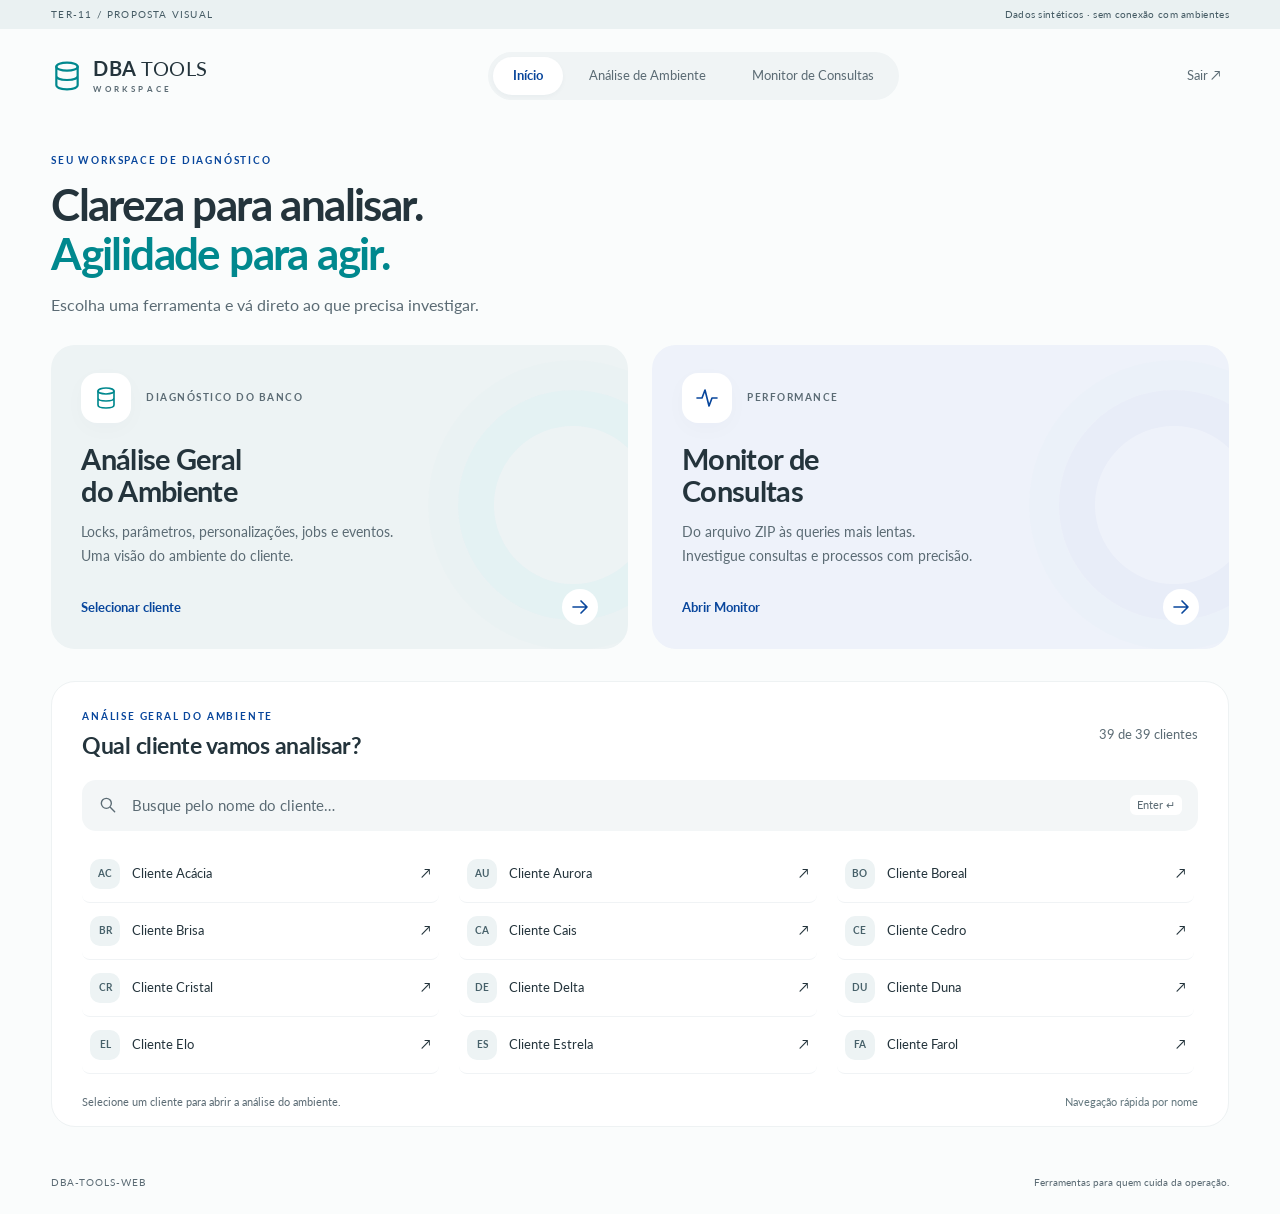
<file: docs/prototypes/ter11/index.html>
<!doctype html><html lang="pt-BR"><head><meta charset="utf-8"><meta name="viewport" content="width=device-width,initial-scale=1"><title>Início · Proposta TER-11</title><link rel="stylesheet" href="prototype.css"><script src="prototype.js" defer></script></head><body><a class="skip" href="#main">Ir ao conteúdo</a><div class="review">TER-11 / PROPOSTA VISUAL <span>Dados sintéticos · sem conexão com ambientes</span></div><header><a class="brand" href="index.html"><svg viewBox="0 0 24 24" aria-hidden="true"><ellipse cx="12" cy="5" rx="8" ry="3"/><path d="M4 5v14c0 4 16 4 16 0V5M4 12c0 4 16 4 16 0"/></svg><span>DBA<span class="brand-light">TOOLS</span><small>WORKSPACE</small></span></a><nav aria-label="Principal"><a aria-current="page" href="index.html">Início</a><a href="index.html#clientes">Análise de Ambiente</a><a  href="monitor.html">Monitor de Consultas</a></nav><button class="quiet" data-preview="O logout real permanece no sistema; esta prévia não possui sessão.">Sair ↗</button></header><main id="main"><div class="intro"><p class="eyebrow">SEU WORKSPACE DE DIAGNÓSTICO</p><h1>Clareza para analisar.<br><span>Agilidade para agir.</span></h1><p>Escolha uma ferramenta e vá direto ao que precisa investigar.</p></div><section class="tools" aria-label="Ferramentas"><a class="tool" href="#clientes"><div class="tool-top"><span class="icon-plate"><svg viewBox="0 0 24 24" aria-hidden="true"><ellipse cx="12" cy="5" rx="8" ry="3"/><path d="M4 5v14c0 4 16 4 16 0V5M4 12c0 4 16 4 16 0"/></svg></span><span class="tool-label">DIAGNÓSTICO DO BANCO</span></div><h2>Análise Geral<br>do Ambiente</h2><p>Locks, parâmetros, personalizações, jobs e eventos.<br>Uma visão do ambiente do cliente.</p><div class="tool-link">Selecionar cliente <span><svg viewBox="0 0 24 24" aria-hidden="true"><path d="M5 12h14m-6-6 6 6-6 6"/></svg></span></div><div class="orb"></div></a><a class="tool monitor-tool" href="monitor.html"><div class="tool-top"><span class="icon-plate"><svg viewBox="0 0 24 24" aria-hidden="true"><path d="M2 12h5l3-8 4 16 3-8h5"/></svg></span><span class="tool-label">PERFORMANCE</span></div><h2>Monitor de<br>Consultas</h2><p>Do arquivo ZIP às queries mais lentas.<br>Investigue consultas e processos com precisão.</p><div class="tool-link">Abrir Monitor <span><svg viewBox="0 0 24 24" aria-hidden="true"><path d="M5 12h14m-6-6 6 6-6 6"/></svg></span></div><div class="orb"></div></a></section><section id="clientes" class="clients"><div class="section-title"><div><p class="eyebrow">ANÁLISE GERAL DO AMBIENTE</p><h2>Qual cliente vamos analisar?</h2></div><span id="count" class="muted" aria-live="polite">39 clientes</span></div><label class="search"><svg viewBox="0 0 24 24" aria-hidden="true"><circle cx="10" cy="10" r="6"/><path d="m15 15 5 5"/></svg><span class="sr-only">Buscar cliente</span><input id="search" type="search" placeholder="Busque pelo nome do cliente…" autocomplete="off"><kbd>Enter ↵</kbd></label><div id="client-list" class="client-list"></div><p id="empty" hidden>Nenhum cliente encontrado.</p><div class="panel-foot">Selecione um cliente para abrir a análise do ambiente. <span>Navegação rápida por nome</span></div></section></main><footer>DBA-TOOLS-WEB <span>Ferramentas para quem cuida da operação.</span></footer><div id="notice" role="status" hidden></div></body></html>
</file>
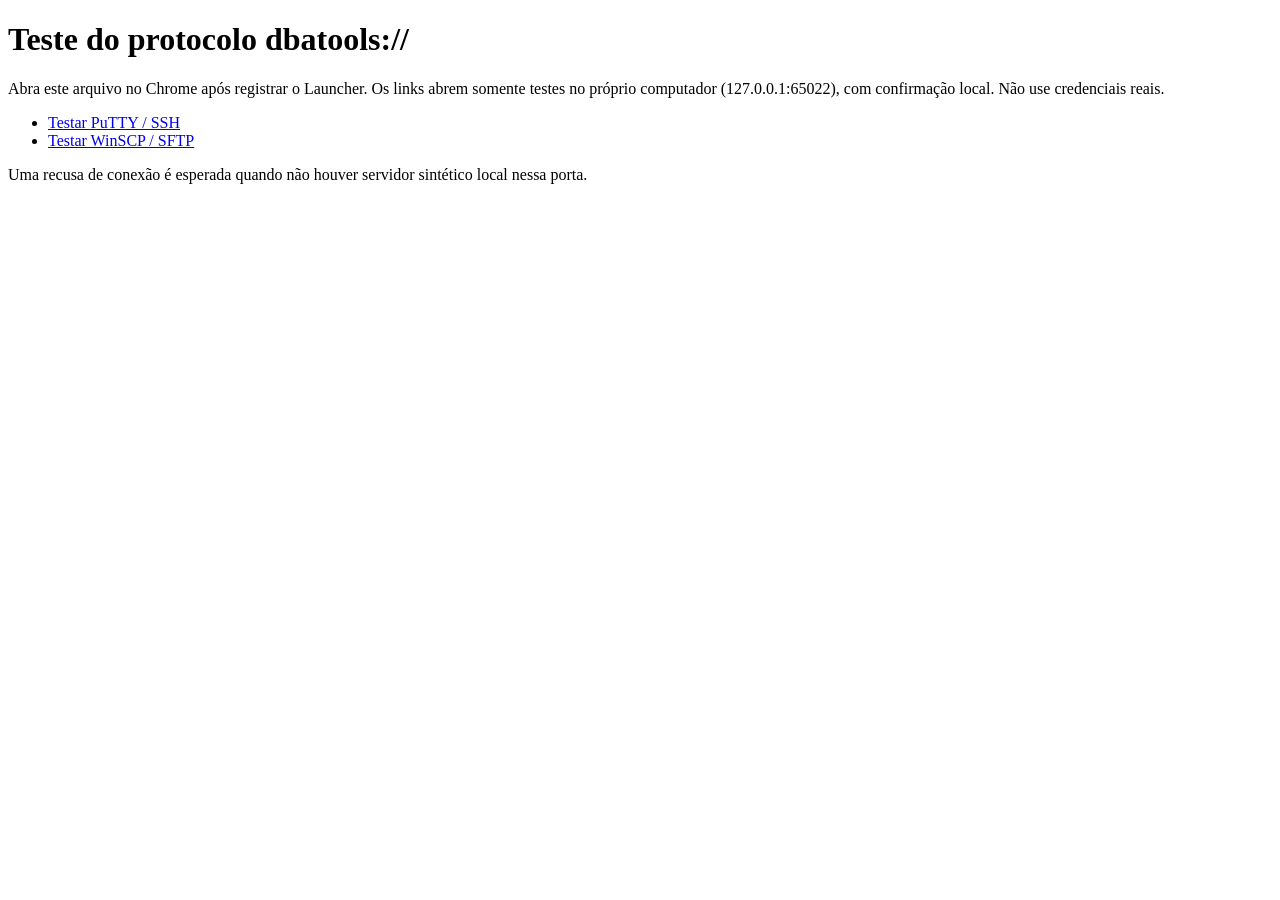
<file: launcher/test-protocol.html>
<!doctype html>
<html lang="pt-br"><meta charset="utf-8"><title>Teste local — DBA-TOOLS Launcher</title>
<h1>Teste do protocolo dbatools://</h1>
<p>Abra este arquivo no Chrome após registrar o Launcher. Os links abrem somente testes no próprio computador (127.0.0.1:65022), com confirmação local. Não use credenciais reais.</p>
<ul><li><a href="dbatools://demo/ssh">Testar PuTTY / SSH</a></li><li><a href="dbatools://demo/sftp">Testar WinSCP / SFTP</a></li></ul>
<p>Uma recusa de conexão é esperada quando não houver servidor sintético local nessa porta.</p>
</html>
</file>
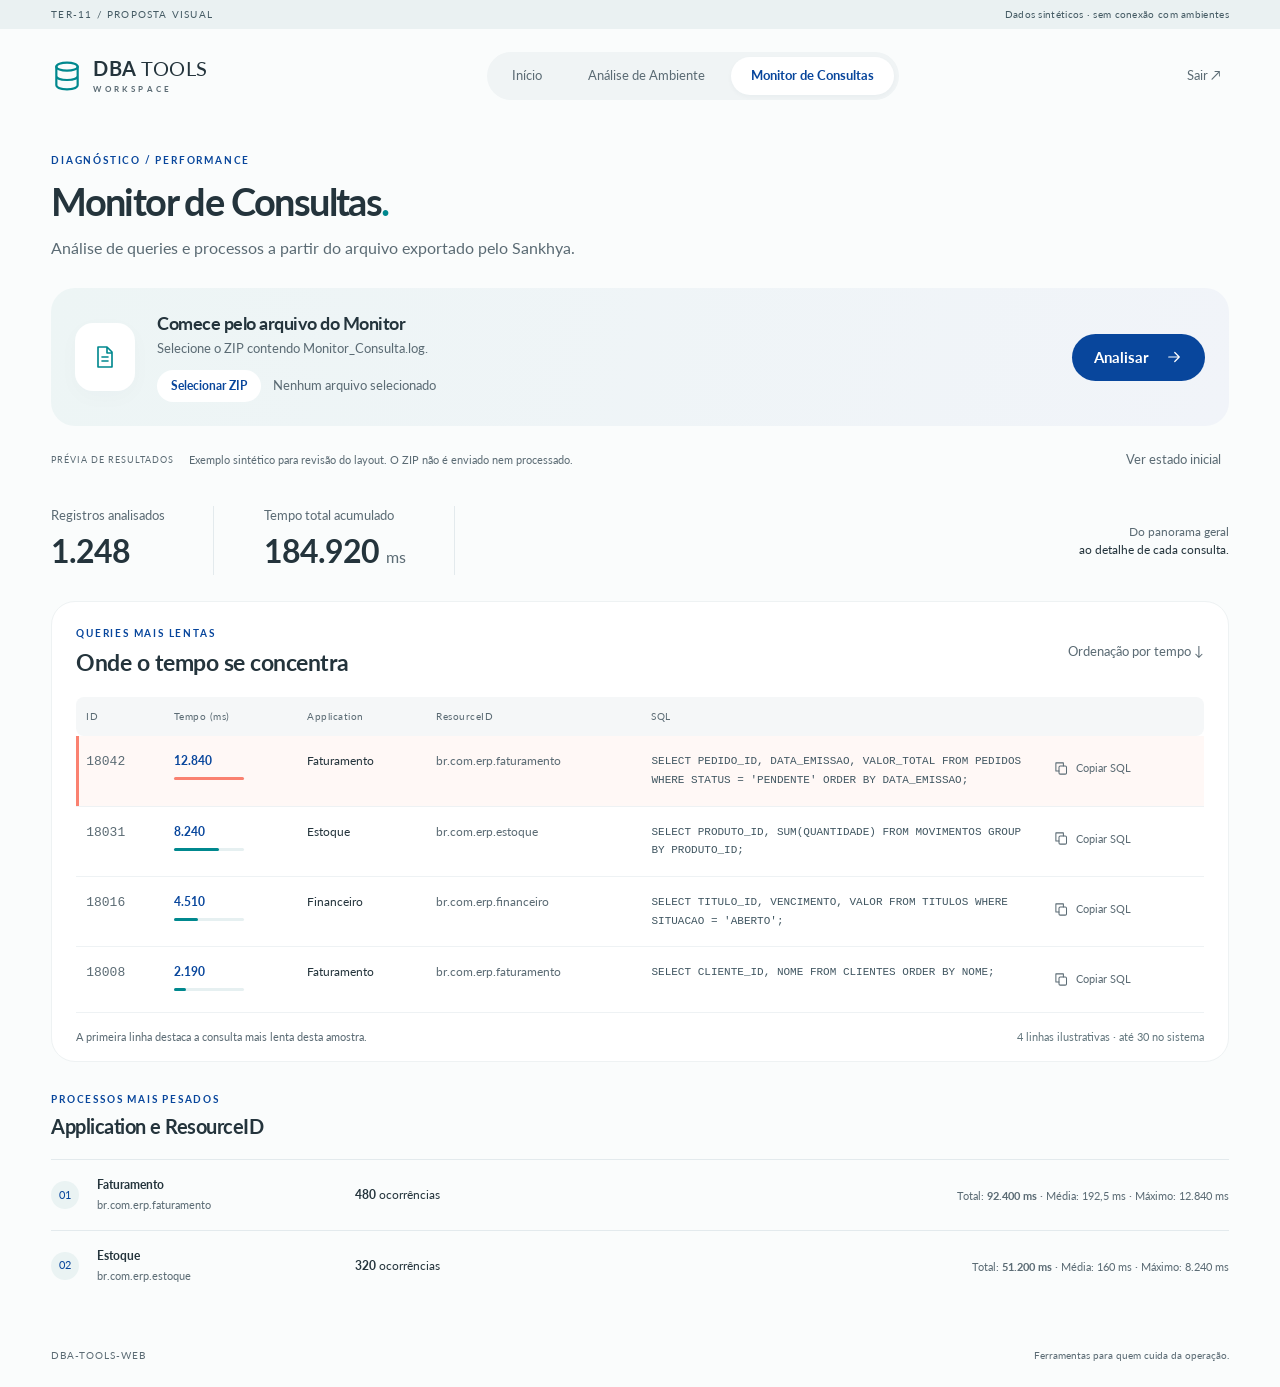
<file: docs/prototypes/ter11/monitor.html>
<!doctype html><html lang="pt-BR"><head><meta charset="utf-8"><meta name="viewport" content="width=device-width,initial-scale=1"><title>Monitor de Consultas · Proposta TER-11</title><link rel="stylesheet" href="prototype.css"><script src="prototype.js" defer></script></head><body><a class="skip" href="#main">Ir ao conteúdo</a><div class="review">TER-11 / PROPOSTA VISUAL <span>Dados sintéticos · sem conexão com ambientes</span></div><header><a class="brand" href="index.html"><svg viewBox="0 0 24 24" aria-hidden="true"><ellipse cx="12" cy="5" rx="8" ry="3"/><path d="M4 5v14c0 4 16 4 16 0V5M4 12c0 4 16 4 16 0"/></svg><span>DBA<span class="brand-light">TOOLS</span><small>WORKSPACE</small></span></a><nav aria-label="Principal"><a  href="index.html">Início</a><a href="index.html#clientes">Análise de Ambiente</a><a aria-current="page" href="monitor.html">Monitor de Consultas</a></nav><button class="quiet" data-preview="O logout real permanece no sistema; esta prévia não possui sessão.">Sair ↗</button></header><main id="main"><div class="intro monitor-intro"><p class="eyebrow">DIAGNÓSTICO / PERFORMANCE</p><h1>Monitor de Consultas<span class="title-dot">.</span></h1><p>Análise de queries e processos a partir do arquivo exportado pelo Sankhya.</p></div><section class="upload" aria-label="Upload do Monitor"><span class="icon-plate"><svg viewBox="0 0 24 24" aria-hidden="true"><path d="M14 2H5v20h14V7zM14 2v6h5M9 12h6M9 16h6"/></svg></span><div class="upload-text"><h2>Comece pelo arquivo do Monitor</h2><p>Selecione o ZIP contendo Monitor_Consulta.log.</p><label for="zip" class="file-label">Selecionar ZIP <input id="zip" type="file" accept=".zip"></label><span id="filename" class="muted">Nenhum arquivo selecionado</span></div><button id="analyze" class="primary">Analisar <svg viewBox="0 0 24 24" aria-hidden="true"><path d="M5 12h14m-6-6 6 6-6 6"/></svg></button></section><div class="sample-note">PRÉVIA DE RESULTADOS <span>Exemplo sintético para revisão do layout. O ZIP não é enviado nem processado.</span><button id="toggle-results" class="quiet" aria-expanded="true" aria-controls="results">Ver estado inicial</button></div><div id="results"><section class="summary" aria-label="Resumo"><div><span class="muted">Registros analisados</span><strong>1.248</strong></div><div><span class="muted">Tempo total acumulado</span><strong>184.920 <small>ms</small></strong></div><p>Do panorama geral<br><b>ao detalhe de cada consulta.</b></p></section><section class="results-panel"><div class="section-title"><div><p class="eyebrow">QUERIES MAIS LENTAS</p><h2>Onde o tempo se concentra</h2></div><span class="muted">Ordenação por tempo ↓</span></div><div class="table-wrap" tabindex="0" role="region" aria-label="Queries mais lentas"><table><thead><tr><th>ID</th><th>Tempo (ms)</th><th>Application</th><th>ResourceID</th><th>SQL</th><th><span class="sr-only">Ações</span></th></tr></thead><tbody><tr><td class="mono muted">18042</td><td><strong class="timing">12.840</strong><span class="time-track"><i style="width:100%"></i></span></td><td>Faturamento</td><td class="resource">br.com.erp.faturamento</td><td class="sql"><code>SELECT PEDIDO_ID, DATA_EMISSAO, VALOR_TOTAL FROM PEDIDOS WHERE STATUS = &#x27;PENDENTE&#x27; ORDER BY DATA_EMISSAO;</code></td><td><button class="copy quiet" data-sql="SELECT PEDIDO_ID, DATA_EMISSAO, VALOR_TOTAL FROM PEDIDOS WHERE STATUS = &#x27;PENDENTE&#x27; ORDER BY DATA_EMISSAO;"><svg viewBox="0 0 24 24" aria-hidden="true"><rect x="8" y="8" width="12" height="13" rx="2"/><path d="M15 8V3H3v13h5"/></svg><span>Copiar SQL</span></button></td></tr><tr><td class="mono muted">18031</td><td><strong class="timing">8.240</strong><span class="time-track"><i style="width:64%"></i></span></td><td>Estoque</td><td class="resource">br.com.erp.estoque</td><td class="sql"><code>SELECT PRODUTO_ID, SUM(QUANTIDADE) FROM MOVIMENTOS GROUP BY PRODUTO_ID;</code></td><td><button class="copy quiet" data-sql="SELECT PRODUTO_ID, SUM(QUANTIDADE) FROM MOVIMENTOS GROUP BY PRODUTO_ID;"><svg viewBox="0 0 24 24" aria-hidden="true"><rect x="8" y="8" width="12" height="13" rx="2"/><path d="M15 8V3H3v13h5"/></svg><span>Copiar SQL</span></button></td></tr><tr><td class="mono muted">18016</td><td><strong class="timing">4.510</strong><span class="time-track"><i style="width:35%"></i></span></td><td>Financeiro</td><td class="resource">br.com.erp.financeiro</td><td class="sql"><code>SELECT TITULO_ID, VENCIMENTO, VALOR FROM TITULOS WHERE SITUACAO = &#x27;ABERTO&#x27;;</code></td><td><button class="copy quiet" data-sql="SELECT TITULO_ID, VENCIMENTO, VALOR FROM TITULOS WHERE SITUACAO = &#x27;ABERTO&#x27;;"><svg viewBox="0 0 24 24" aria-hidden="true"><rect x="8" y="8" width="12" height="13" rx="2"/><path d="M15 8V3H3v13h5"/></svg><span>Copiar SQL</span></button></td></tr><tr><td class="mono muted">18008</td><td><strong class="timing">2.190</strong><span class="time-track"><i style="width:17%"></i></span></td><td>Faturamento</td><td class="resource">br.com.erp.faturamento</td><td class="sql"><code>SELECT CLIENTE_ID, NOME FROM CLIENTES ORDER BY NOME;</code></td><td><button class="copy quiet" data-sql="SELECT CLIENTE_ID, NOME FROM CLIENTES ORDER BY NOME;"><svg viewBox="0 0 24 24" aria-hidden="true"><rect x="8" y="8" width="12" height="13" rx="2"/><path d="M15 8V3H3v13h5"/></svg><span>Copiar SQL</span></button></td></tr></tbody></table></div><div class="panel-foot">A primeira linha destaca a consulta mais lenta desta amostra.<span>4 linhas ilustrativas · até 30 no sistema</span></div></section><section class="processes"><div class="section-title"><div><p class="eyebrow">PROCESSOS MAIS PESADOS</p><h2>Application e ResourceID</h2></div></div><div class="process-row"><span class="rank">01</span><div><strong>Faturamento</strong><p>br.com.erp.faturamento</p></div><span><b>480</b> ocorrências</span><p>Total: <b>92.400 ms</b> · Média: 192,5 ms · Máximo: 12.840 ms</p></div><div class="process-row"><span class="rank">02</span><div><strong>Estoque</strong><p>br.com.erp.estoque</p></div><span><b>320</b> ocorrências</span><p>Total: <b>51.200 ms</b> · Média: 160 ms · Máximo: 8.240 ms</p></div></section></div></main><footer>DBA-TOOLS-WEB <span>Ferramentas para quem cuida da operação.</span></footer><div id="notice" role="status" hidden></div></body></html>
</file>
<file: docs/prototypes/ter11/prototype.css>
@font-face{font-family:Lato;src:url('../../../app/static/fonts/Lato-Regular.ttf')}@font-face{font-family:Lato;src:url('../../../app/static/fonts/Lato-Bold.ttf');font-weight:700}
:root{--teal:#00888E;--blue:#08469C;--cyan:#16D1DB;--coral:#FA8170;--ink:#24343c;--muted:#5b6b74;--surface:#f3f6f7;--line:#e3eaed;--radius:24px;--space:24px}*{box-sizing:border-box}body{margin:0;background:#fafcfc;color:var(--ink);font:15px/1.5 Lato,Arial,sans-serif}a{color:inherit;text-decoration:none}button,input{font:inherit}button,a,input{ -webkit-tap-highlight-color:transparent}button{cursor:pointer}svg{width:24px;height:24px;fill:none;stroke:currentColor;stroke-width:1.65;stroke-linecap:round;stroke-linejoin:round;flex-shrink:0}button{border:0}button:focus-visible,a:focus-visible,input:focus-visible,.table-wrap:focus-visible{outline:3px solid var(--blue);outline-offset:4px}button:disabled{opacity:.55}.review{font-size:10px;letter-spacing:1.2px;padding:7px 4%;background:#eaf1f2;color:#455b64;display:flex;justify-content:space-between}.review span{letter-spacing:.3px}header{max-width:1440px;margin:auto;padding:23px 4%;display:flex;align-items:center;gap:32px}.brand{display:flex;align-items:center;gap:10px;font-size:20px;font-weight:700;letter-spacing:.6px;line-height:1}.brand svg{width:32px;height:32px;color:var(--teal)}.brand-light{font-weight:400;margin-left:4px}.brand small{display:block;letter-spacing:3.4px;font-size:8px;color:var(--muted);margin-top:7px}nav{display:flex;gap:6px;margin:auto;padding:5px;background:#f0f4f5;border-radius:40px}nav a{padding:9px 20px;font-size:13px;color:var(--muted);border-radius:28px}nav a[aria-current]{background:white;color:var(--blue);box-shadow:0 2px 5px #193d4b09;font-weight:700}.quiet{background:transparent;color:var(--muted);font-size:13px;padding:8px;border-radius:8px}.quiet:hover{background:#eaf1f3;color:var(--blue)}main{max-width:1360px;margin:0 auto;padding:20px 4% 48px}.eyebrow{font-size:10px;font-weight:700;letter-spacing:1.8px;color:var(--teal);margin:0 0 12px}h1,h2,p{margin-top:0}h1{font-size:44px;line-height:1.13;letter-spacing:-1.6px;margin-bottom:14px}h1>span:not(.title-dot){color:var(--teal)}.intro>p:last-child{color:var(--muted);font-size:16px}.intro{margin:10px 0 28px}h2{font-size:23px;letter-spacing:-.5px;line-height:1.25;margin-bottom:12px}.tools{display:grid;grid-template-columns:1fr 1fr;gap:24px}.tool{position:relative;overflow:hidden;isolation:isolate;background:#edf3f4;border-radius:var(--radius);padding:28px 30px 24px;transition:transform .18s,box-shadow .18s}.tool:hover{transform:translateY(-3px);box-shadow:0 12px 30px #08469c0b}.monitor-tool{background:#eef2fa}.tool-top{display:flex;gap:15px;align-items:center;margin-bottom:20px}.icon-plate{width:50px;height:50px;border-radius:16px;background:white;display:inline-flex;align-items:center;justify-content:center;color:var(--teal);box-shadow:0 6px 22px #18384906;flex-shrink:0}.monitor-tool .icon-plate{color:var(--blue)}.tool-label{font-size:10px;letter-spacing:1.5px;font-weight:700;color:var(--muted)}.tool h2{font-size:29px;line-height:1.12;letter-spacing:-.65px}.tool p{font-size:14px;color:var(--muted);line-height:1.7;margin-bottom:22px}.tool-link{font-size:13px;font-weight:700;color:var(--blue);display:flex;justify-content:space-between;align-items:center}.tool-link>span{border-radius:50%;background:white;width:36px;height:36px;display:grid;place-items:center}.orb{width:230px;height:230px;border-radius:50%;border:36px solid #16d1db0a;position:absolute;right:-60px;top:45px;z-index:-1;box-shadow:0 0 0 30px #00888e03}.monitor-tool .orb{border-color:#08469c06}.clients{margin-top:32px;background:#fff;border-radius:var(--radius);padding:27px 30px 0;border:1px solid #eef2f3;scroll-margin-top:24px}.section-title{display:flex;align-items:center;justify-content:space-between;gap:20px;margin-bottom:20px}.section-title h2{margin:0}.section-title .eyebrow{margin-bottom:7px}.muted{color:var(--muted);font-size:13px}.search{display:flex;align-items:center;gap:12px;background:var(--surface);padding:13px 16px;border-radius:14px;color:var(--muted)}.search svg{width:20px;height:20px}.search input{background:none;border:0;outline:none;flex:1;min-width:0;color:var(--ink)}.search input::placeholder{color:var(--muted)}kbd{font:11px Lato;color:var(--muted);background:white;border-radius:6px;padding:3px 7px}.client-list{display:grid;grid-template-columns:repeat(3,1fr);max-height:232px;overflow:auto;gap:0 20px;margin-top:15px;padding:0 4px 0 0}.client{display:flex;align-items:center;gap:12px;padding:13px 8px;border-bottom:1px solid #f0f3f5;border-radius:8px;font-size:13px;min-width:0}.client:hover{background:#edf7f6;color:var(--teal)}.avatar{border-radius:10px;background:#edf3f4;color:#47616a;display:grid;place-items:center;font-size:10px;font-weight:700;min-width:30px;height:30px}.client svg{margin-left:auto;width:16px;height:16px;color:var(--muted)}.panel-foot{padding:16px 0;display:flex;justify-content:space-between;gap:16px;color:var(--muted);font-size:11px}.panel-foot span{color:#63777e}footer{max-width:1360px;padding:0 4% 24px;margin:auto;display:flex;justify-content:space-between;font-size:10px;letter-spacing:1px;color:var(--muted)}footer span{letter-spacing:0}#notice{position:fixed;bottom:24px;left:50%;transform:translateX(-50%);background:var(--ink);color:white;padding:14px 22px;border-radius:14px;box-shadow:0 8px 30px #0002;max-width:90%;z-index:20;font-size:14px}.skip{position:absolute;left:-9999px}.skip:focus{left:20px;top:50px;z-index:50;background:white;padding:12px}.sr-only{position:absolute;width:1px;height:1px;overflow:hidden;clip:rect(0,0,0,0)}.monitor-intro h1{font-size:38px}.title-dot{color:var(--teal)}.upload{background:linear-gradient(105deg,#edf5f5,#f1f4f9);padding:24px;border-radius:var(--radius);display:flex;align-items:center;gap:22px}.upload>.icon-plate{width:60px;height:68px;border-radius:18px}.upload-text{flex:1}.upload h2{font-size:18px;margin:0 0 4px}.upload p{font-size:13px;color:var(--muted);margin-bottom:12px}.file-label{position:relative;display:inline-flex;padding:7px 14px;background:white;border-radius:20px;color:var(--blue);font-weight:700;font-size:12px;margin-right:12px;overflow:hidden}.file-label input{position:absolute;inset:0;opacity:0;width:100%;cursor:pointer}.file-label:focus-within{outline:3px solid var(--blue);outline-offset:3px}.primary{display:flex;align-items:center;justify-content:center;gap:16px;background:var(--teal);color:white;padding:12px 22px;border-radius:28px;font-weight:700}.primary:hover{background:var(--blue)}.primary svg{width:18px;height:18px}.sample-note{display:flex;gap:15px;align-items:center;font-size:9px;letter-spacing:1px;color:var(--muted);margin:16px 0}.sample-note span{font-size:11px;letter-spacing:0;flex:1}.summary{display:flex;align-items:center;padding:12px 0 26px;gap:50px}.summary>div{display:flex;flex-direction:column;padding-right:48px;border-right:1px solid var(--line);gap:2px}.summary strong{font-size:32px;letter-spacing:-1px}.summary strong small{font-size:16px;font-weight:400;letter-spacing:0;color:var(--muted)}.summary>p{margin:0 0 0 auto;color:var(--muted);font-size:12px;text-align:right}.summary b{font-weight:400;color:var(--ink)}.results-panel{background:white;border-radius:var(--radius);padding:24px 24px 0;border:1px solid #eef2f3}.table-wrap{overflow:auto}table{border-collapse:collapse;width:100%;font-size:12px;text-align:left;min-width:960px}th{font-size:10px;letter-spacing:.5px;color:var(--muted);padding:12px 10px;background:#f5f7f8;font-weight:400}th:first-child{border-radius:8px 0 0 8px}th:last-child{border-radius:0 8px 8px 0}td{padding:16px 10px;border-bottom:1px solid #eef2f4;vertical-align:top}tbody tr:first-child{background:#fff8f6}tbody tr:first-child td:first-child{box-shadow:inset 3px 0 var(--coral)}.timing{font-variant-numeric:tabular-nums;white-space:nowrap;color:var(--blue)}.time-track{display:block;width:70px;height:3px;background:#e6f0f1;margin-top:7px;border-radius:3px}.time-track i{display:block;height:100%;background:var(--teal);border-radius:3px}tbody tr:first-child .time-track i{background:var(--coral)}.mono,.sql{font-family:ui-monospace,SFMono-Regular,Consolas,monospace}.sql{width:35%;font-size:11px;line-height:1.7;color:#405661}.sql code{display:-webkit-box;-webkit-line-clamp:2;-webkit-box-orient:vertical;overflow:hidden;overflow-wrap:anywhere}.resource{color:var(--muted);max-width:150px;overflow-wrap:anywhere}.copy{display:flex;align-items:center;gap:7px;white-space:nowrap;font-size:11px}.copy svg{width:15px;height:15px}.processes{margin-top:30px}.processes h2{font-size:20px}.process-row{display:flex;gap:18px;align-items:center;padding:16px 0;border-top:1px solid var(--line);font-size:12px}.rank{font-size:11px;color:var(--teal);background:#eaf3f3;border-radius:50%;width:28px;height:28px;display:grid;place-items:center}.process-row>div{min-width:240px}.process-row p{margin:3px 0 0;color:var(--muted);font-size:11px}.process-row>p{margin-left:auto} [hidden]{display:none!important}@media(min-width:1600px){main{padding-left:24px;padding-right:24px}}@media(max-width:950px){header{gap:15px}nav a{padding:8px 10px;font-size:12px}.client-list{grid-template-columns:repeat(2,1fr)}h1{font-size:38px}.tool{padding:24px}.tool h2{font-size:26px}.tool p br{display:none}.process-row{flex-wrap:wrap}.process-row>p{margin-left:46px}.summary{gap:24px}.summary>div{padding-right:24px}.summary>p{display:none}}@media(max-width:620px){.review span{display:none}header{flex-wrap:wrap;padding-top:18px}header>.quiet{margin-left:auto}nav{order:3;width:100%;justify-content:center}nav a{padding:8px 9px}main{padding-top:10px}h1{font-size:33px}.intro>p:last-child{font-size:14px}.tools{grid-template-columns:1fr;gap:16px}.tool h2 br{display:none}.tool{padding:22px}.tool-top{margin-bottom:14px}.tool p{margin-bottom:14px}.tool h2{font-size:25px}.clients{padding:22px 18px 0}.section-title{align-items:start}.section-title h2{font-size:20px}.client-list{grid-template-columns:1fr;max-height:260px}.panel-foot{flex-direction:column;gap:4px}.search kbd{display:none}.monitor-intro h1{font-size:29px;letter-spacing:-.8px}.upload{flex-wrap:wrap;padding:20px;gap:14px}.upload>.icon-plate{display:none}.upload-text{flex-basis:100%}.primary{width:100%}#filename{display:block;margin-top:8px}.sample-note{flex-wrap:wrap}.sample-note span{flex-basis:100%;order:3}.sample-note button{margin-left:auto}.summary{gap:18px}.summary>div{padding-right:18px}.summary strong{font-size:26px}.summary .muted{font-size:11px}.results-panel{padding:20px 14px 0}.results-panel .section-title{flex-direction:column;gap:8px}.process-row>div{min-width:0;flex:1}.process-row>p{margin-left:46px}footer span{display:none}}@media(prefers-reduced-motion:reduce){*{transition:none!important;scroll-behavior:auto!important}}
/* Mantém o rótulo acessível dentro da região rolável da tabela. */
.table-wrap{position:relative}.sr-only{clip-path:inset(50%)}
/* Azul oficial para textos pequenos: o teal fica nos títulos e acentos. */
.eyebrow,.rank{color:var(--blue)}.primary{background:var(--blue)}.primary:hover{background:#163c70}.tool-label{color:var(--muted)}
</file>
